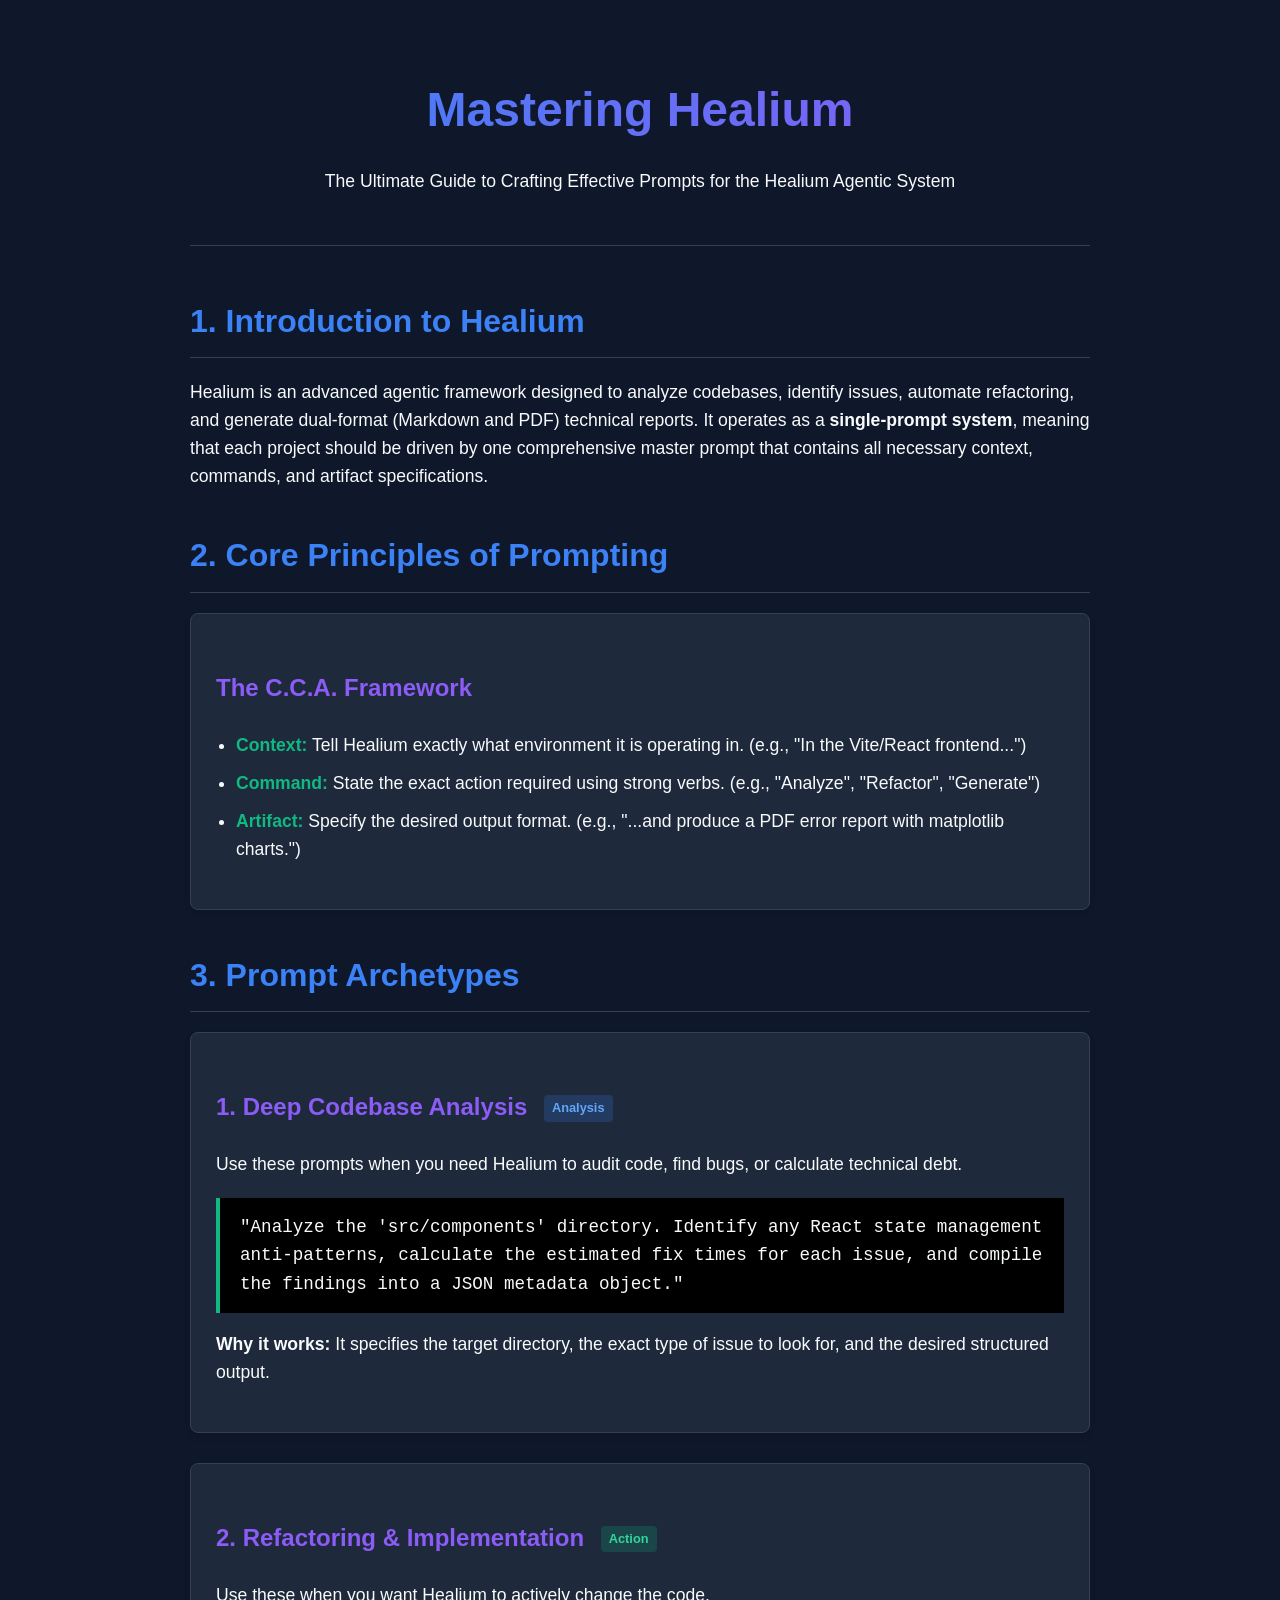
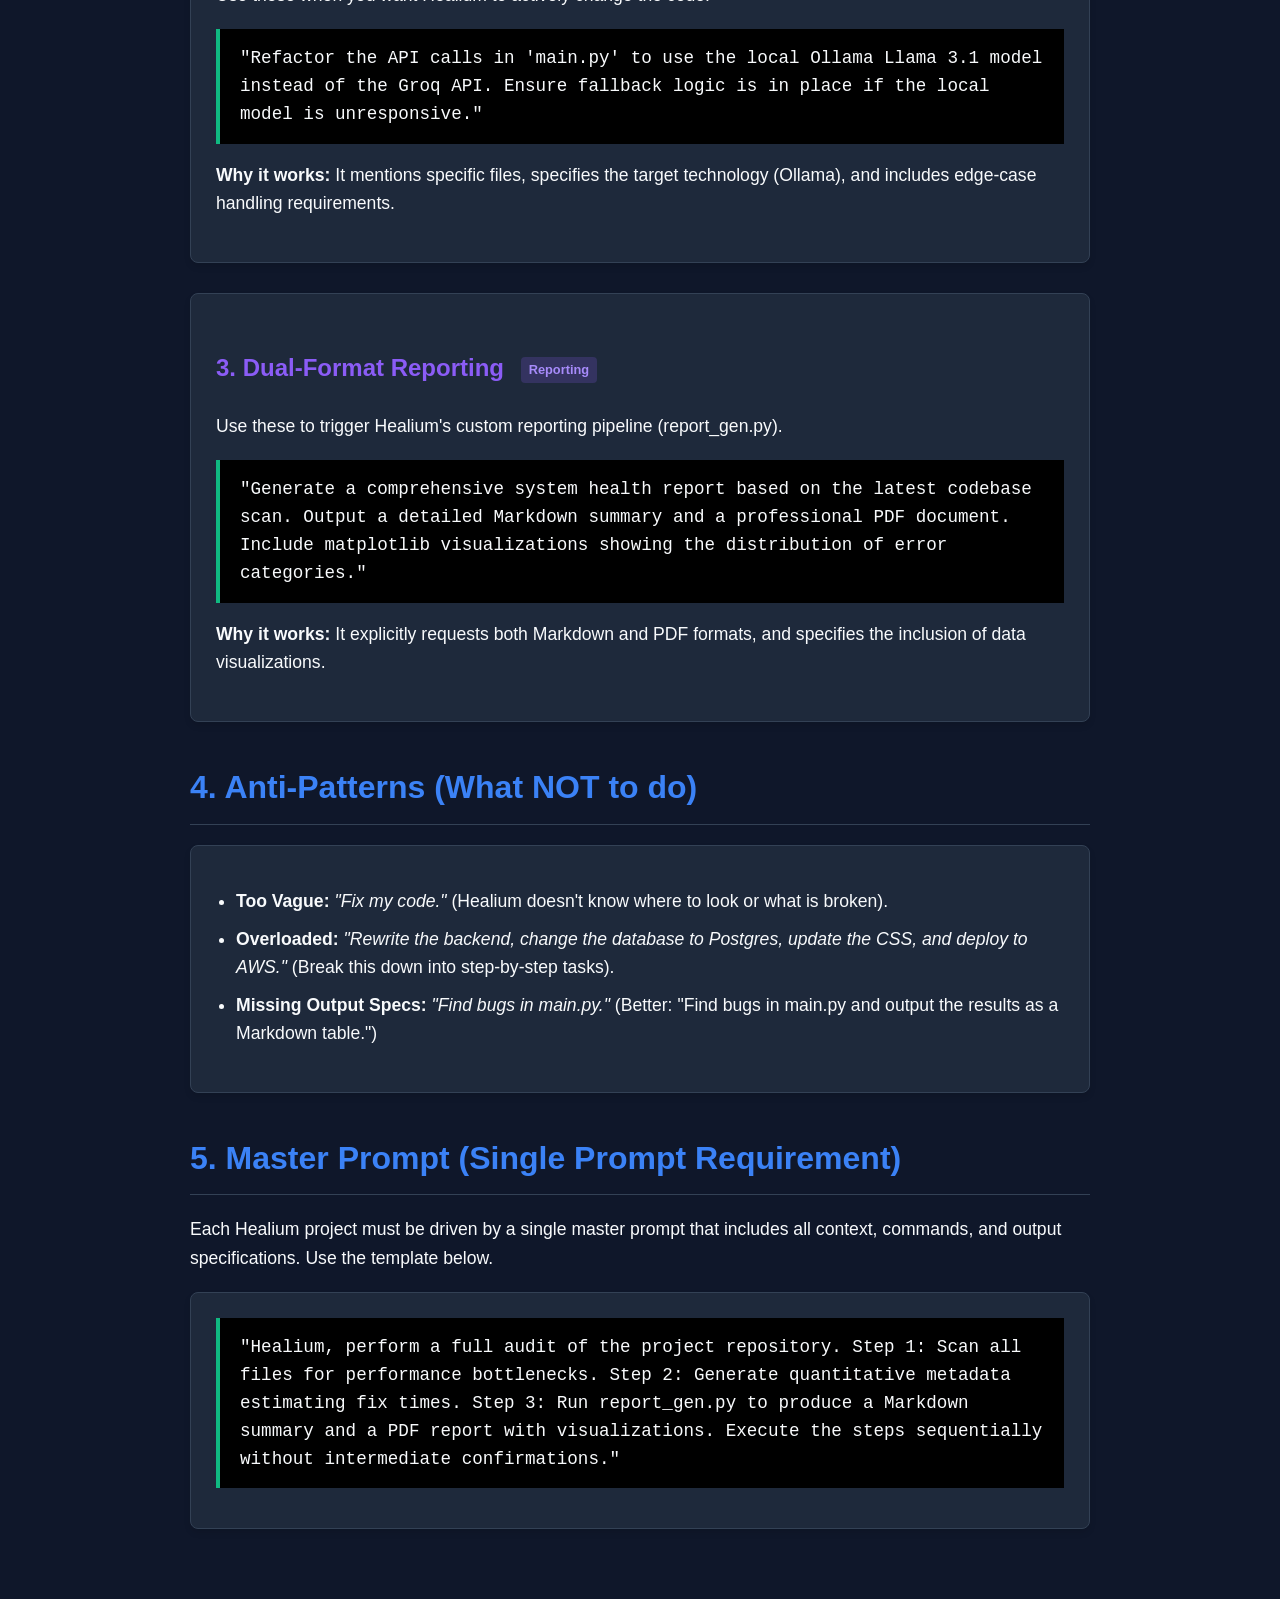
<file: prompt_guide.html>
<!DOCTYPE html>
<html lang="en">
<head>
    <meta charset="UTF-8">
    <meta name="viewport" content="width=device-width, initial-scale=1.0">
    <title>Healium Prompting Guide</title>
    <style>
        :root {
            --bg-color: #0f172a;
            --text-color: #f8fafc;
            --primary: #3b82f6;
            --secondary: #8b5cf6;
            --accent: #10b981;
            --card-bg: #1e293b;
            --border: #334155;
        }

        body {
            font-family: 'Segoe UI', Tahoma, Geneva, Verdana, sans-serif;
            background-color: var(--bg-color);
            color: var(--text-color);
            line-height: 1.6;
            margin: 0;
            padding: 0;
        }

        .container {
            max-width: 900px;
            margin: 0 auto;
            padding: 40px 20px;
        }

        header {
            text-align: center;
            margin-bottom: 50px;
            padding-bottom: 30px;
            border-bottom: 1px solid var(--border);
        }

        h1 {
            font-size: 3rem;
            margin-bottom: 10px;
            background: linear-gradient(to right, var(--primary), var(--secondary));
            -webkit-background-clip: text;
            background-clip: text;
            -webkit-text-fill-color: transparent;
        }

        h2 {
            font-size: 2rem;
            color: var(--primary);
            margin-top: 40px;
            margin-bottom: 20px;
            border-bottom: 1px solid var(--border);
            padding-bottom: 10px;
        }

        h3 {
            font-size: 1.5rem;
            color: var(--secondary);
            margin-top: 30px;
        }

        p {
            margin-bottom: 20px;
            font-size: 1.1rem;
        }

        .card {
            background-color: var(--card-bg);
            border: 1px solid var(--border);
            border-radius: 8px;
            padding: 25px;
            margin-bottom: 30px;
            box-shadow: 0 4px 6px rgba(0, 0, 0, 0.1);
        }

        .prompt-example {
            background-color: #000000;
            border-left: 4px solid var(--accent);
            padding: 15px 20px;
            font-family: 'Courier New', Courier, monospace;
            font-size: 1.1rem;
            margin-bottom: 15px;
            overflow-x: auto;
        }

        ul {
            margin-bottom: 20px;
            padding-left: 20px;
        }

        li {
            margin-bottom: 10px;
            font-size: 1.1rem;
        }

        .highlight {
            color: var(--accent);
            font-weight: bold;
        }

        .badge {
            display: inline-block;
            padding: 3px 8px;
            border-radius: 4px;
            font-size: 0.8rem;
            font-weight: bold;
            margin-left: 10px;
            vertical-align: middle;
        }

        .badge-analysis { background-color: rgba(59, 130, 246, 0.2); color: #60a5fa; }
        .badge-action { background-color: rgba(16, 185, 129, 0.2); color: #34d399; }
        .badge-report { background-color: rgba(139, 92, 246, 0.2); color: #a78bfa; }

        @media print {
            body {
                background-color: white;
                color: black;
            }
            .container {
                max-width: 100%;
                padding: 0;
            }
            h1 {
                background: none;
                color: #2563eb;
                -webkit-text-fill-color: initial;
            }
            .card {
                background-color: #f8fafc;
                border: 1px solid #cbd5e1;
                box-shadow: none;
            }
            .prompt-example {
                background-color: #f1f5f9;
                color: #0f172a;
                border-left-color: #059669;
            }
        }
    </style>
</head>
<body>

<div class="container">
    <header>
        <h1>Mastering Healium</h1>
        <p>The Ultimate Guide to Crafting Effective Prompts for the Healium Agentic System</p>
    </header>

    <section>
        <h2>1. Introduction to Healium</h2>
        <p>Healium is an advanced agentic framework designed to analyze codebases, identify issues, automate refactoring, and generate dual-format (Markdown and PDF) technical reports. It operates as a <strong>single-prompt system</strong>, meaning that each project should be driven by one comprehensive master prompt that contains all necessary context, commands, and artifact specifications.</p>
    </section>

    <section>
        <h2>2. Core Principles of Prompting</h2>
        <div class="card">
            <h3>The C.C.A. Framework</h3>
            <ul>
                <li><span class="highlight">Context:</span> Tell Healium exactly what environment it is operating in. (e.g., "In the Vite/React frontend...")</li>
                <li><span class="highlight">Command:</span> State the exact action required using strong verbs. (e.g., "Analyze", "Refactor", "Generate")</li>
                <li><span class="highlight">Artifact:</span> Specify the desired output format. (e.g., "...and produce a PDF error report with matplotlib charts.")</li>
            </ul>
        </div>
    </section>

    <section>
        <h2>3. Prompt Archetypes</h2>

        <div class="card">
            <h3>1. Deep Codebase Analysis <span class="badge badge-analysis">Analysis</span></h3>
            <p>Use these prompts when you need Healium to audit code, find bugs, or calculate technical debt.</p>
            <div class="prompt-example">
                "Analyze the 'src/components' directory. Identify any React state management anti-patterns, calculate the estimated fix times for each issue, and compile the findings into a JSON metadata object."
            </div>
            <p><strong>Why it works:</strong> It specifies the target directory, the exact type of issue to look for, and the desired structured output.</p>
        </div>

        <div class="card">
            <h3>2. Refactoring & Implementation <span class="badge badge-action">Action</span></h3>
            <p>Use these when you want Healium to actively change the code.</p>
            <div class="prompt-example">
                "Refactor the API calls in 'main.py' to use the local Ollama Llama 3.1 model instead of the Groq API. Ensure fallback logic is in place if the local model is unresponsive."
            </div>
            <p><strong>Why it works:</strong> It mentions specific files, specifies the target technology (Ollama), and includes edge-case handling requirements.</p>
        </div>

        <div class="card">
            <h3>3. Dual-Format Reporting <span class="badge badge-report">Reporting</span></h3>
            <p>Use these to trigger Healium's custom reporting pipeline (report_gen.py).</p>
            <div class="prompt-example">
                "Generate a comprehensive system health report based on the latest codebase scan. Output a detailed Markdown summary and a professional PDF document. Include matplotlib visualizations showing the distribution of error categories."
            </div>
            <p><strong>Why it works:</strong> It explicitly requests both Markdown and PDF formats, and specifies the inclusion of data visualizations.</p>
        </div>
    </section>

    <section>
        <h2>4. Anti-Patterns (What NOT to do)</h2>
        <div class="card">
            <ul>
                <li><strong>Too Vague:</strong> <em>"Fix my code."</em> (Healium doesn't know where to look or what is broken).</li>
                <li><strong>Overloaded:</strong> <em>"Rewrite the backend, change the database to Postgres, update the CSS, and deploy to AWS."</em> (Break this down into step-by-step tasks).</li>
                <li><strong>Missing Output Specs:</strong> <em>"Find bugs in main.py."</em> (Better: "Find bugs in main.py and output the results as a Markdown table.")</li>
            </ul>
        </div>
    </section>

    <section>
        <h2>5. Master Prompt (Single Prompt Requirement)</h2>
<p>Each Healium project must be driven by a single master prompt that includes all context, commands, and output specifications. Use the template below.</p>
<div class="card">
    <div class="prompt-example">
        "Healium, perform a full audit of the project repository. 
        Step 1: Scan all files for performance bottlenecks. 
        Step 2: Generate quantitative metadata estimating fix times. 
        Step 3: Run report_gen.py to produce a Markdown summary and a PDF report with visualizations. 
        Execute the steps sequentially without intermediate confirmations."
    </div>
</div>
        </div>
    </section>

</div>

</body>
</html>
</file>
